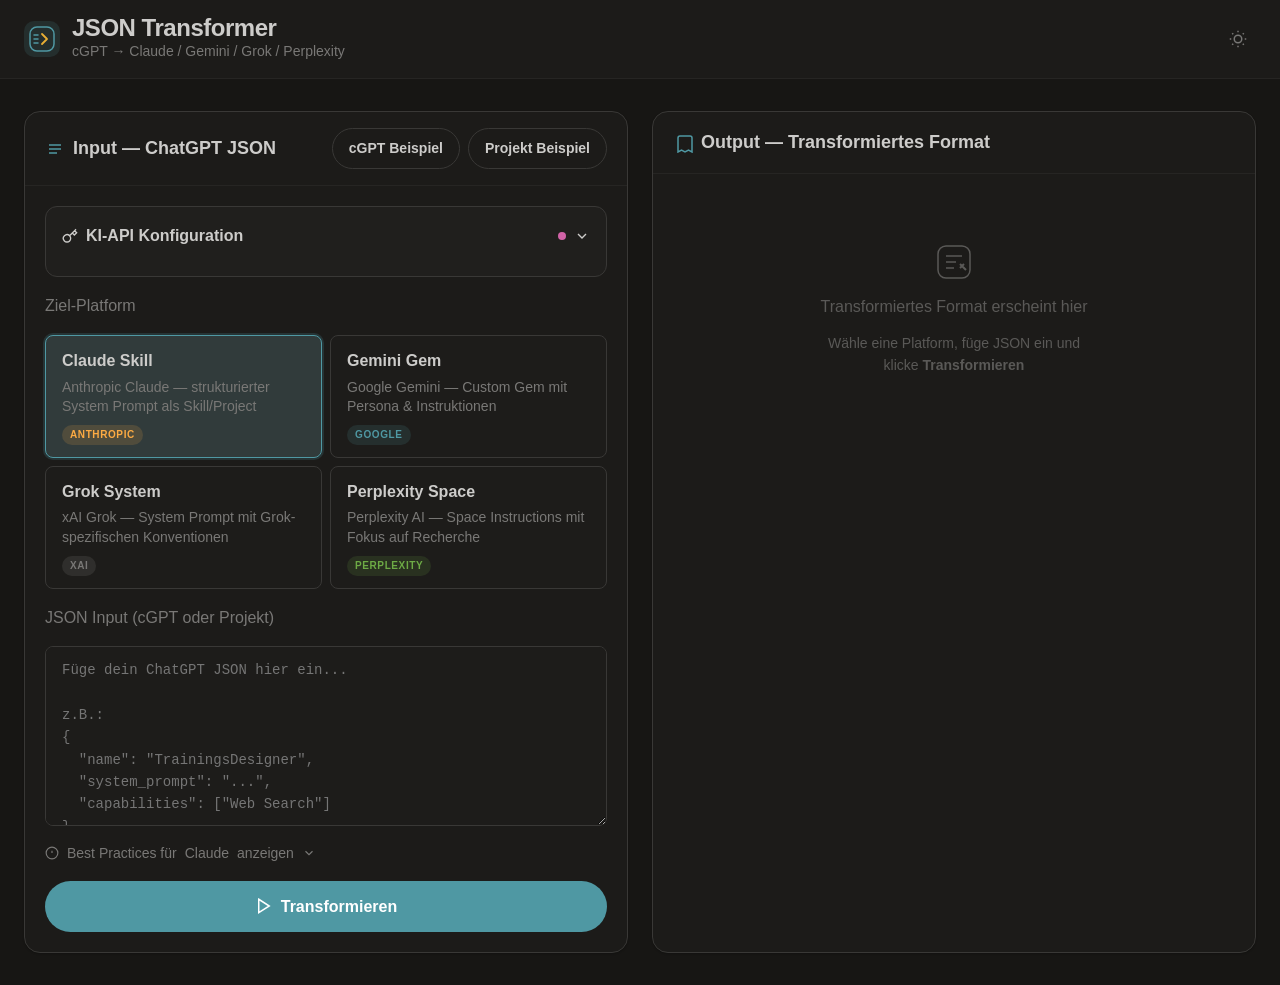
<file: backups/2026-04-04/json_transformer.html>
<!DOCTYPE html>
<html lang="de" data-theme="dark">
<head>
<meta charset="UTF-8"/>
<meta name="viewport" content="width=device-width,initial-scale=1.0"/>
<title>JSON Transformer — cGPT zu LLM Skills</title>
<link href="https://api.fontshare.com/v2/css?f[]=satoshi@400,500,700&f[]=cabinet-grotesk@700,800&display=swap" rel="stylesheet"/>
<style>
:root,[data-theme="light"]{
  --color-bg:#f7f6f2;--color-surface:#f9f8f5;--color-surface-2:#fbfbf9;
  --color-surface-offset:#f3f0ec;--color-surface-dynamic:#e6e4df;
  --color-divider:#dcd9d5;--color-border:#d4d1ca;
  --color-text:#28251d;--color-text-muted:#7a7974;--color-text-faint:#bab9b4;
  --color-primary:#01696f;--color-primary-hover:#0c4e54;
  --color-primary-highlight:#cedcd8;
  --color-success:#437a22;--color-error:#a12c7b;
  --color-orange:#da7101;--color-gold:#d19900;
  --radius-sm:.375rem;--radius-md:.5rem;--radius-lg:.75rem;--radius-xl:1rem;--radius-full:9999px;
  --shadow-sm:0 1px 2px oklch(0.2 0.01 80/.06);
  --shadow-md:0 4px 12px oklch(0.2 0.01 80/.08);
  --shadow-lg:0 12px 32px oklch(0.2 0.01 80/.12);
  --font-body:'Satoshi',sans-serif;--font-display:'Cabinet Grotesk',sans-serif;
  --space-1:.25rem;--space-2:.5rem;--space-3:.75rem;--space-4:1rem;
  --space-5:1.25rem;--space-6:1.5rem;--space-8:2rem;--space-10:2.5rem;
  --space-12:3rem;--space-16:4rem;
  --text-xs:clamp(.75rem,.7rem + .25vw,.875rem);
  --text-sm:clamp(.875rem,.8rem + .35vw,1rem);
  --text-base:clamp(1rem,.95rem + .25vw,1.125rem);
  --text-lg:clamp(1.125rem,1rem + .75vw,1.5rem);
  --text-xl:clamp(1.5rem,1.2rem + 1.25vw,2.25rem);
  --text-2xl:clamp(2rem,1.2rem + 2.5vw,3.5rem);
  --transition-interactive:180ms cubic-bezier(.16,1,.3,1);
}
[data-theme="dark"]{
  --color-bg:#171614;--color-surface:#1c1b19;--color-surface-2:#201f1d;
  --color-surface-offset:#1d1c1a;--color-surface-dynamic:#2d2c2a;
  --color-divider:#262523;--color-border:#393836;
  --color-text:#cdccca;--color-text-muted:#797876;--color-text-faint:#5a5957;
  --color-primary:#4f98a3;--color-primary-hover:#227f8b;
  --color-primary-highlight:#313b3b;
  --color-success:#6daa45;--color-error:#d163a7;
  --color-orange:#fdab43;--color-gold:#e8af34;
  --shadow-sm:0 1px 2px oklch(0 0 0/.2);
  --shadow-md:0 4px 12px oklch(0 0 0/.3);
  --shadow-lg:0 12px 32px oklch(0 0 0/.4);
}
*,*::before,*::after{box-sizing:border-box;margin:0;padding:0}
html{-webkit-font-smoothing:antialiased;scroll-behavior:smooth}
body{min-height:100dvh;font-family:var(--font-body);font-size:var(--text-base);color:var(--color-text);background:var(--color-bg);line-height:1.6}
img,svg{display:block;max-width:100%}
button{cursor:pointer;background:none;border:none;font:inherit;color:inherit;transition:color var(--transition-interactive),background var(--transition-interactive),border-color var(--transition-interactive),box-shadow var(--transition-interactive)}
:focus-visible{outline:2px solid var(--color-primary);outline-offset:3px;border-radius:var(--radius-sm)}

/* LAYOUT */
.app{display:grid;grid-template-rows:auto 1fr;min-height:100dvh}
header{background:var(--color-surface);border-bottom:1px solid var(--color-divider);padding:var(--space-4) var(--space-6);display:flex;align-items:center;justify-content:space-between;gap:var(--space-4);position:sticky;top:0;z-index:100}
.logo{display:flex;align-items:center;gap:var(--space-3);text-decoration:none;color:var(--color-text)}
.logo-mark{width:36px;height:36px;flex-shrink:0}
.logo-text{font-family:var(--font-display);font-size:var(--text-lg);font-weight:800;letter-spacing:-.02em;line-height:1}
.logo-sub{font-size:var(--text-xs);color:var(--color-text-muted);font-weight:400}
.header-actions{display:flex;align-items:center;gap:var(--space-3)}
.btn-icon{width:36px;height:36px;border-radius:var(--radius-full);display:flex;align-items:center;justify-content:center;color:var(--color-text-muted);transition:background var(--transition-interactive),color var(--transition-interactive)}
.btn-icon:hover{background:var(--color-surface-offset);color:var(--color-text)}
main{display:grid;grid-template-columns:1fr 1fr;gap:0;max-width:1400px;margin:0 auto;width:100%;padding:var(--space-8) var(--space-6);gap:var(--space-6)}
@media(max-width:900px){main{grid-template-columns:1fr}}

/* PANELS */
.panel{background:var(--color-surface);border:1px solid var(--color-border);border-radius:var(--radius-xl);overflow:hidden;display:flex;flex-direction:column;box-shadow:var(--shadow-sm)}
.panel-header{padding:var(--space-4) var(--space-5);border-bottom:1px solid var(--color-divider);display:flex;align-items:center;justify-content:space-between;gap:var(--space-3)}
.panel-title{font-family:var(--font-display);font-weight:700;font-size:var(--text-base);display:flex;align-items:center;gap:var(--space-2)}
.panel-icon{width:20px;height:20px;color:var(--color-primary)}
.panel-body{padding:var(--space-5);display:flex;flex-direction:column;gap:var(--space-4);flex:1}

/* FORM ELEMENTS */
label{font-size:var(--text-sm);font-weight:500;color:var(--color-text-muted);display:block;margin-bottom:var(--space-2)}
textarea,input,select{width:100%;background:var(--color-surface-offset);border:1px solid var(--color-border);border-radius:var(--radius-md);padding:var(--space-3) var(--space-4);font:inherit;font-size:var(--text-sm);color:var(--color-text);resize:vertical;transition:border-color var(--transition-interactive),box-shadow var(--transition-interactive)}
textarea:focus,input:focus,select:focus{outline:none;border-color:var(--color-primary);box-shadow:0 0 0 3px oklch(from var(--color-primary) l c h/.15)}
textarea{min-height:180px;font-family:'Courier New',monospace;font-size:var(--text-xs);line-height:1.6}
select option{background:var(--color-surface)}

/* PLATFORM SELECTOR */
.platform-grid{display:grid;grid-template-columns:repeat(2,1fr);gap:var(--space-2)}
.platform-btn{padding:var(--space-3) var(--space-4);border:1px solid var(--color-border);border-radius:var(--radius-md);background:var(--color-surface-offset);text-align:left;cursor:pointer;transition:all var(--transition-interactive);display:flex;flex-direction:column;gap:var(--space-1)}
.platform-btn:hover{border-color:var(--color-primary);background:var(--color-primary-highlight)}
.platform-btn.active{border-color:var(--color-primary);background:var(--color-primary-highlight);box-shadow:0 0 0 2px oklch(from var(--color-primary) l c h/.2)}
.platform-name{font-weight:600;font-size:var(--text-sm)}
.platform-desc{font-size:var(--text-xs);color:var(--color-text-muted);line-height:1.4}
.platform-badge{display:inline-flex;align-items:center;gap:4px;padding:2px 8px;border-radius:var(--radius-full);font-size:10px;font-weight:600;text-transform:uppercase;letter-spacing:.06em;margin-top:var(--space-1);width:fit-content}
.badge-claude{background:oklch(from var(--color-orange) l c h/.15);color:var(--color-orange)}
.badge-gemini{background:oklch(from var(--color-primary) l c h/.15);color:var(--color-primary)}
.badge-grok{background:oklch(from var(--color-text-muted) l c h/.2);color:var(--color-text-muted)}
.badge-perplexity{background:oklch(from var(--color-success) l c h/.15);color:var(--color-success)}

/* BUTTONS */
.btn{display:inline-flex;align-items:center;justify-content:center;gap:var(--space-2);padding:var(--space-3) var(--space-5);border-radius:var(--radius-full);font-weight:600;font-size:var(--text-sm);text-decoration:none;transition:all var(--transition-interactive);border:1px solid transparent;min-height:40px}
.btn-primary{background:var(--color-primary);color:#fff}
.btn-primary:hover:not(:disabled){background:var(--color-primary-hover);transform:translateY(-1px);box-shadow:var(--shadow-md)}
.btn-primary:disabled{opacity:.5;cursor:not-allowed}
.btn-secondary{background:transparent;border-color:var(--color-border);color:var(--color-text)}
.btn-secondary:hover{background:var(--color-surface-offset);border-color:var(--color-text-muted)}
.btn-ghost{background:transparent;color:var(--color-text-muted);padding:var(--space-2) var(--space-3)}
.btn-ghost:hover{color:var(--color-text);background:var(--color-surface-offset)}
.btn-sm{padding:var(--space-2) var(--space-4);font-size:var(--text-xs);min-height:32px}
.btn-danger{background:oklch(from var(--color-error) l c h/.12);color:var(--color-error);border:1px solid oklch(from var(--color-error) l c h/.2)}
.btn-danger:hover{background:oklch(from var(--color-error) l c h/.2)}

/* OUTPUT PANEL */
.output-area{background:var(--color-surface-offset);border:1px solid var(--color-border);border-radius:var(--radius-md);padding:var(--space-4);font-family:'Courier New',monospace;font-size:var(--text-xs);line-height:1.7;white-space:pre-wrap;word-break:break-word;color:var(--color-text);flex:1;min-height:300px;overflow-y:auto;max-height:500px}
.output-empty{color:var(--color-text-faint);font-family:var(--font-body);font-size:var(--text-sm);text-align:center;padding:var(--space-12) var(--space-8);display:flex;flex-direction:column;align-items:center;gap:var(--space-3)}
.output-empty svg{width:40px;height:40px;color:var(--color-text-faint)}

/* STATUS */
.status-bar{display:flex;align-items:center;gap:var(--space-2);padding:var(--space-3) var(--space-4);border-radius:var(--radius-md);font-size:var(--text-sm);font-weight:500}
.status-loading{background:oklch(from var(--color-gold) l c h/.1);color:var(--color-gold)}
.status-success{background:oklch(from var(--color-success) l c h/.1);color:var(--color-success)}
.status-error{background:oklch(from var(--color-error) l c h/.1);color:var(--color-error)}
@keyframes spin{to{transform:rotate(360deg)}}
.spinner{width:16px;height:16px;border:2px solid currentColor;border-top-color:transparent;border-radius:var(--radius-full);animation:spin .7s linear infinite;flex-shrink:0}

/* API KEY SECTION */
.api-key-section{background:var(--color-surface-2);border:1px solid var(--color-border);border-radius:var(--radius-lg);padding:var(--space-4)}
.api-key-header{display:flex;align-items:center;justify-content:space-between;margin-bottom:var(--space-3);cursor:pointer}
.api-key-title{font-size:var(--text-sm);font-weight:600;display:flex;align-items:center;gap:var(--space-2)}
.api-key-indicator{width:8px;height:8px;border-radius:var(--radius-full);background:var(--color-error)}
.api-key-indicator.set{background:var(--color-success)}
.api-key-body{display:flex;flex-direction:column;gap:var(--space-3)}
.api-provider-tabs{display:flex;gap:var(--space-2)}
.tab-btn{padding:var(--space-2) var(--space-3);border-radius:var(--radius-md);font-size:var(--text-xs);font-weight:600;border:1px solid var(--color-border);background:transparent;color:var(--color-text-muted);cursor:pointer;transition:all var(--transition-interactive)}
.tab-btn.active{background:var(--color-primary-highlight);border-color:var(--color-primary);color:var(--color-primary)}
.tab-btn:hover:not(.active){background:var(--color-surface-offset)}
.input-row{display:flex;gap:var(--space-2)}
.input-row input{flex:1}
.hint{font-size:var(--text-xs);color:var(--color-text-faint);line-height:1.5}
.hint a{color:var(--color-primary);text-decoration:none}
.hint a:hover{text-decoration:underline}

/* BEST PRACTICES */
.practices-toggle{font-size:var(--text-xs);color:var(--color-text-muted);display:flex;align-items:center;gap:var(--space-2);cursor:pointer;background:none;border:none;padding:0}
.practices-toggle:hover{color:var(--color-text)}
.practices-body{display:none;margin-top:var(--space-3);padding:var(--space-4);background:var(--color-surface-offset);border-radius:var(--radius-md);border:1px solid var(--color-divider)}
.practices-body.open{display:block}
.practice-item{display:flex;gap:var(--space-3);padding:var(--space-3) 0;border-bottom:1px solid var(--color-divider)}
.practice-item:last-child{border-bottom:none;padding-bottom:0}
.practice-icon{width:20px;height:20px;flex-shrink:0;margin-top:2px;color:var(--color-primary)}
.practice-content h4{font-size:var(--text-sm);font-weight:600;margin-bottom:2px}
.practice-content p{font-size:var(--text-xs);color:var(--color-text-muted);line-height:1.5}

/* OUTPUT ACTIONS */
.output-actions{display:flex;gap:var(--space-2);flex-wrap:wrap}

/* SECTIONS */
.section-divider{height:1px;background:var(--color-divider);margin:var(--space-2) 0}
.field-group{display:flex;flex-direction:column;gap:var(--space-2)}

/* TOAST */
.toast-container{position:fixed;bottom:var(--space-6);right:var(--space-6);z-index:1000;display:flex;flex-direction:column;gap:var(--space-2);pointer-events:none}
.toast{padding:var(--space-3) var(--space-4);background:var(--color-surface-2);border:1px solid var(--color-border);border-radius:var(--radius-md);box-shadow:var(--shadow-lg);font-size:var(--text-sm);font-weight:500;pointer-events:all;animation:slideIn .3s ease forwards;display:flex;align-items:center;gap:var(--space-2)}
@keyframes slideIn{from{opacity:0;transform:translateX(20px)}to{opacity:1;transform:translateX(0)}}
.toast.success{border-color:oklch(from var(--color-success) l c h/.3);color:var(--color-success)}
.toast.error{border-color:oklch(from var(--color-error) l c h/.3);color:var(--color-error)}

/* SCROLLBAR */
::-webkit-scrollbar{width:6px;height:6px}
::-webkit-scrollbar-track{background:transparent}
::-webkit-scrollbar-thumb{background:var(--color-border);border-radius:var(--radius-full)}
</style>
</head>
<body>
<div class="app">
  <header>
    <a class="logo" href="#">
      <svg class="logo-mark" viewBox="0 0 36 36" fill="none" aria-label="JSON Transformer Logo">
        <rect width="36" height="36" rx="10" fill="var(--color-primary)" opacity=".15"/>
        <rect x="6" y="6" width="24" height="24" rx="7" stroke="var(--color-primary)" stroke-width="1.5" fill="none"/>
        <path d="M10 14h4M10 18h4M10 22h4" stroke="var(--color-primary)" stroke-width="1.5" stroke-linecap="round"/>
        <path d="M18 13l5 5-5 5" stroke="var(--color-gold)" stroke-width="1.8" stroke-linecap="round" stroke-linejoin="round" fill="none"/>
      </svg>
      <div>
        <div class="logo-text">JSON Transformer</div>
        <div class="logo-sub">cGPT → Claude / Gemini / Grok / Perplexity</div>
      </div>
    </a>
    <div class="header-actions">
      <button class="btn-icon" data-theme-toggle aria-label="Farbschema wechseln">
        <svg width="18" height="18" viewBox="0 0 24 24" fill="none" stroke="currentColor" stroke-width="2"><path d="M21 12.79A9 9 0 1 1 11.21 3 7 7 0 0 0 21 12.79z"/></svg>
      </button>
    </div>
  </header>

  <main>
    <!-- INPUT PANEL -->
    <div class="panel">
      <div class="panel-header">
        <div class="panel-title">
          <svg class="panel-icon" viewBox="0 0 20 20" fill="none" stroke="currentColor" stroke-width="1.5"><path d="M4 6h12M4 10h12M4 14h8"/></svg>
          Input — ChatGPT JSON
        </div>
        <div style="display:flex;gap:var(--space-2)">
          <button class="btn btn-secondary btn-sm" onclick="loadSample('cgpt')">cGPT Beispiel</button>
          <button class="btn btn-secondary btn-sm" onclick="loadSample('project')">Projekt Beispiel</button>
        </div>
      </div>
      <div class="panel-body">

        <!-- API KEY -->
        <div class="api-key-section">
          <div class="api-key-header" onclick="toggleApiKey()">
            <div class="api-key-title">
              <svg width="16" height="16" viewBox="0 0 24 24" fill="none" stroke="currentColor" stroke-width="2"><path d="M21 2l-2 2m-7.61 7.61a5.5 5.5 0 1 1-7.778 7.778 5.5 5.5 0 0 1 7.777-7.777zm0 0L15.5 7.5m0 0l3 3L22 7l-3-3m-3.5 3.5L19 4"/></svg>
              KI-API Konfiguration
            </div>
            <div style="display:flex;align-items:center;gap:var(--space-2)">
              <div id="apiIndicator" class="api-key-indicator"></div>
              <svg id="apiToggleIcon" width="16" height="16" viewBox="0 0 24 24" fill="none" stroke="currentColor" stroke-width="2" style="transition:transform .2s"><path d="m6 9 6 6 6-6"/></svg>
            </div>
          </div>
          <div id="apiKeyBody" class="api-key-body" style="display:none">
            <div class="api-provider-tabs">
              <button class="tab-btn active" onclick="setProvider('openai',this)">OpenAI</button>
              <button class="tab-btn" onclick="setProvider('anthropic',this)">Anthropic</button>
            </div>
            <div class="input-row">
              <input type="password" id="apiKeyInput" placeholder="sk-..." autocomplete="off"/>
              <button class="btn btn-primary btn-sm" onclick="saveApiKey()">Speichern</button>
              <button class="btn btn-danger btn-sm" onclick="clearApiKey()">×</button>
            </div>
            <p class="hint" id="apiHint">
              OpenAI API Key — <a href="https://platform.openai.com/api-keys" target="_blank">platform.openai.com/api-keys</a><br>
              Der Key bleibt nur im Browser (Memory) — wird nie gespeichert oder übertragen.
            </p>
          </div>
        </div>

        <!-- TARGET PLATFORM -->
        <div class="field-group">
          <label>Ziel-Platform</label>
          <div class="platform-grid">
            <button class="platform-btn active" onclick="selectPlatform('claude',this)">
              <div class="platform-name">Claude Skill</div>
              <div class="platform-desc">Anthropic Claude — strukturierter System Prompt als Skill/Project</div>
              <div class="platform-badge badge-claude">Anthropic</div>
            </button>
            <button class="platform-btn" onclick="selectPlatform('gemini',this)">
              <div class="platform-name">Gemini Gem</div>
              <div class="platform-desc">Google Gemini — Custom Gem mit Persona & Instruktionen</div>
              <div class="platform-badge badge-gemini">Google</div>
            </button>
            <button class="platform-btn" onclick="selectPlatform('grok',this)">
              <div class="platform-name">Grok System</div>
              <div class="platform-desc">xAI Grok — System Prompt mit Grok-spezifischen Konventionen</div>
              <div class="platform-badge badge-grok">xAI</div>
            </button>
            <button class="platform-btn" onclick="selectPlatform('perplexity',this)">
              <div class="platform-name">Perplexity Space</div>
              <div class="platform-desc">Perplexity AI — Space Instructions mit Fokus auf Recherche</div>
              <div class="platform-badge badge-perplexity">Perplexity</div>
            </button>
          </div>
        </div>

        <!-- JSON INPUT -->
        <div class="field-group">
          <label>JSON Input (cGPT oder Projekt)</label>
          <textarea id="jsonInput" placeholder='Füge dein ChatGPT JSON hier ein...&#10;&#10;z.B.:&#10;{&#10;  "name": "TrainingsDesigner",&#10;  "system_prompt": "...",&#10;  "capabilities": ["Web Search"]&#10;}'></textarea>
        </div>

        <!-- BEST PRACTICES TOGGLE -->
        <div>
          <button class="practices-toggle" onclick="togglePractices()" id="practicesBtn">
            <svg width="14" height="14" viewBox="0 0 24 24" fill="none" stroke="currentColor" stroke-width="2"><circle cx="12" cy="12" r="10"/><path d="M12 8v4M12 16h.01"/></svg>
            Best Practices für <span id="currentPlatformLabel">Claude</span> anzeigen
            <svg id="practicesIcon" width="14" height="14" viewBox="0 0 24 24" fill="none" stroke="currentColor" stroke-width="2" style="transition:transform .2s"><path d="m6 9 6 6 6-6"/></svg>
          </button>
          <div id="practicesBody" class="practices-body">
            <!-- dynamisch befüllt -->
          </div>
        </div>

        <button class="btn btn-primary" id="transformBtn" onclick="transform()">
          <svg width="18" height="18" viewBox="0 0 24 24" fill="none" stroke="currentColor" stroke-width="2"><path d="M5 3l14 9-14 9V3z"/></svg>
          Transformieren
        </button>

      </div>
    </div>

    <!-- OUTPUT PANEL -->
    <div class="panel">
      <div class="panel-header">
        <div class="panel-title">
          <svg class="panel-icon" viewBox="0 0 20 20" fill="none" stroke="currentColor" stroke-width="1.5"><path d="M17 3H7a2 2 0 0 0-2 2v14l3.5-2 3.5 2 3.5-2 3.5 2V5a2 2 0 0 0-2-2z"/></svg>
          Output — Transformiertes Format
        </div>
        <div id="outputPlatformBadge" style="display:none"></div>
      </div>
      <div class="panel-body">

        <div id="statusBar" style="display:none"></div>

        <div id="outputContainer">
          <div class="output-empty" id="emptyState">
            <svg viewBox="0 0 40 40" fill="none" stroke="currentColor" stroke-width="1.5">
              <rect x="4" y="4" width="32" height="32" rx="8"/>
              <path d="M12 14h16M12 20h10M12 26h8"/>
              <path d="M26 22l6 6M30 22l-4 4" stroke-width="2"/>
            </svg>
            <div>Transformiertes Format erscheint hier</div>
            <div style="font-size:var(--text-xs);color:var(--color-text-faint);max-width:280px;text-align:center">Wähle eine Platform, füge JSON ein und klicke <strong>Transformieren</strong></div>
          </div>
          <pre class="output-area" id="outputArea" style="display:none"></pre>
        </div>

        <div class="output-actions" id="outputActions" style="display:none">
          <button class="btn btn-primary btn-sm" onclick="copyOutput()">
            <svg width="14" height="14" viewBox="0 0 24 24" fill="none" stroke="currentColor" stroke-width="2"><rect x="9" y="9" width="13" height="13" rx="2"/><path d="M5 15H4a2 2 0 0 1-2-2V4a2 2 0 0 1 2-2h9a2 2 0 0 1 2 2v1"/></svg>
            Kopieren
          </button>
          <button class="btn btn-secondary btn-sm" onclick="downloadOutput()">
            <svg width="14" height="14" viewBox="0 0 24 24" fill="none" stroke="currentColor" stroke-width="2"><path d="M21 15v4a2 2 0 0 1-2 2H5a2 2 0 0 1-2-2v-4M7 10l5 5 5-5M12 15V3"/></svg>
            Download
          </button>
          <button class="btn btn-ghost btn-sm" onclick="clearAll()">
            Zurücksetzen
          </button>
        </div>

        <!-- PLATTFORM INFO -->
        <div id="platformInfo" style="margin-top:auto"></div>

      </div>
    </div>
  </main>
</div>

<!-- TOAST -->
<div class="toast-container" id="toastContainer"></div>

<script>
// STATE
let state = {
  platform: 'claude',
  apiKey: null,
  apiProvider: 'openai',
  output: null
};

// BEST PRACTICES per platform
const bestPractices = {
  claude: [
    { title: 'Klare Rollendefiniton', desc: 'Claude Skills beginnen mit einer expliziten Rollenbeschreibung: "Du bist ein spezialisierter Assistent für..."' },
    { title: 'XML-Tags für Struktur', desc: 'Nutze <instructions>, <context>, <examples> als Strukturierungselemente im System Prompt.' },
    { title: 'Konstitutionelle Grenzen', desc: 'Definiere explizit, was der Skill NICHT tut. Claude folgt negativen Grenzen sehr präzise.' },
    { title: 'Reasoning aktivieren', desc: 'Füge "Denke Schritt für Schritt" oder "Analysiere erst, dann antworte" für komplexe Aufgaben ein.' },
    { title: 'Keine Plugin-Referenzen', desc: 'ChatGPT-spezifische Funktionen (Dalle, Browsing-Buttons) müssen entfernt oder abstrahiert werden.' },
  ],
  gemini: [
    { title: 'Persona & Name', desc: 'Gemini Gems erwarten eine klar benannte Persona mit definierten Charaktereigenschaften.' },
    { title: 'Google-Integration', desc: 'Nutze explizit Google-Tools: Google Search, Google Workspace-Referenzen wenn relevant.' },
    { title: 'Multimodal beschreiben', desc: 'Gemini versteht Bilder, Audio, Video — erwähne explizit welche Modalitäten der Gem nutzen soll.' },
    { title: 'Markdown strukturiert', desc: 'Gemini rendert Markdown gut — nutze Überschriften, Listen und Bold für strukturierte Outputs.' },
    { title: 'Sprachkonsistenz', desc: 'Definiere die Ausgabesprache explizit, da Gemini bei gemischten Prompts die Sprache wechseln kann.' },
  ],
  grok: [
    { title: 'Direkter, klarer Stil', desc: 'Grok bevorzugt direkte, prägnante Instruktionen ohne übermäßige Höflichkeitsfloskeln.' },
    { title: 'Realtime-Wissen nutzen', desc: 'Grok hat Zugriff auf aktuelle X/Twitter-Daten — nutze dies für zeitkritische Anwendungen.' },
    { title: 'Humor-Param optional', desc: 'Grok unterstützt einen humorvollen Modus — definiere ob der Skill ernst oder locker sein soll.' },
    { title: 'Keine langen Preambles', desc: 'Grok reagiert besser auf kurze, klare Instruktionen als auf lange, verschachtelte Prompts.' },
    { title: 'X-Kontext', desc: 'Wenn relevant: definiere ob der Skill X-Posts, Threads oder Community-Notes einbeziehen soll.' },
  ],
  perplexity: [
    { title: 'Recherche-Fokus', desc: 'Perplexity Spaces sind Research-optimiert — stelle Instruktionen auf Quellensuche und Fakten-Verifikation aus.' },
    { title: 'Quellen-Anforderungen', desc: 'Definiere explizit: "Zitiere immer Quellen", "Bevorzuge wissenschaftliche Quellen", "Aktuelle Quellen bevorzugen".' },
    { title: 'Zusammenfassungsformat', desc: 'Perplexity strukturiert gerne: Kurzzusammenfassung → Details → Quellen. Nutze dieses Format.' },
    { title: 'Keine Halluzinations-Prompts', desc: 'Vermeide Prompts die Kreativität über Faktentreue stellen — Perplexity ist kein Kreativ-LLM.' },
    { title: 'Focus Mode', desc: 'Definiere den Suchfokus: Web, Academic, YouTube, Reddit je nach Anwendungsfall.' },
  ]
};

const platformLabels = { claude: 'Claude', gemini: 'Gemini', grok: 'Grok', perplexity: 'Perplexity' };
const platformColors = { claude: 'badge-claude', gemini: 'badge-gemini', grok: 'badge-grok', perplexity: 'badge-perplexity' };

// THEME TOGGLE
(function(){
  const t=document.querySelector('[data-theme-toggle]');
  const r=document.documentElement;
  let d=r.getAttribute('data-theme')||'dark';
  updateToggleIcon(d,t);
  if(t) t.addEventListener('click',()=>{
    d=d==='dark'?'light':'dark';
    r.setAttribute('data-theme',d);
    updateToggleIcon(d,t);
  });
  function updateToggleIcon(theme,btn){
    if(!btn) return;
    btn.innerHTML=theme==='dark'
      ?'<svg width="18" height="18" viewBox="0 0 24 24" fill="none" stroke="currentColor" stroke-width="2"><circle cx="12" cy="12" r="5"/><path d="M12 1v2M12 21v2M4.22 4.22l1.42 1.42M18.36 18.36l1.42 1.42M1 12h2M21 12h2M4.22 19.78l1.42-1.42M18.36 5.64l1.42-1.42"/></svg>'
      :'<svg width="18" height="18" viewBox="0 0 24 24" fill="none" stroke="currentColor" stroke-width="2"><path d="M21 12.79A9 9 0 1 1 11.21 3 7 7 0 0 0 21 12.79z"/></svg>';
  }
})();

// PLATFORM SELECT
function selectPlatform(p, btn) {
  state.platform = p;
  document.querySelectorAll('.platform-btn').forEach(b => b.classList.remove('active'));
  btn.classList.add('active');
  document.getElementById('currentPlatformLabel').textContent = platformLabels[p];
  updatePractices();
}

// API KEY
function toggleApiKey() {
  const body = document.getElementById('apiKeyBody');
  const icon = document.getElementById('apiToggleIcon');
  const open = body.style.display !== 'none';
  body.style.display = open ? 'none' : 'flex';
  icon.style.transform = open ? '' : 'rotate(180deg)';
}

function setProvider(p, btn) {
  state.apiProvider = p;
  document.querySelectorAll('.tab-btn').forEach(b => b.classList.remove('active'));
  btn.classList.add('active');
  const hints = {
    openai: 'OpenAI API Key — <a href="https://platform.openai.com/api-keys" target="_blank">platform.openai.com/api-keys</a><br>Modell: gpt-4o. Der Key bleibt nur im Browser-Memory.',
    anthropic: 'Anthropic API Key — <a href="https://console.anthropic.com/keys" target="_blank">console.anthropic.com/keys</a><br>Modell: claude-3-5-sonnet. Der Key bleibt nur im Browser-Memory.'
  };
  document.getElementById('apiHint').innerHTML = hints[p];
  document.getElementById('apiKeyInput').placeholder = p === 'openai' ? 'sk-...' : 'sk-ant-...';
}

function saveApiKey() {
  const val = document.getElementById('apiKeyInput').value.trim();
  if (!val) { showToast('Kein API Key eingegeben', 'error'); return; }
  state.apiKey = val;
  document.getElementById('apiIndicator').classList.add('set');
  document.getElementById('apiKeyInput').value = '';
  showToast('API Key gespeichert (nur im Speicher)', 'success');
  toggleApiKey();
}

function clearApiKey() {
  state.apiKey = null;
  document.getElementById('apiKeyInput').value = '';
  document.getElementById('apiIndicator').classList.remove('set');
  showToast('API Key gelöscht', 'success');
}

// BEST PRACTICES
function togglePractices() {
  const body = document.getElementById('practicesBody');
  const icon = document.getElementById('practicesIcon');
  const open = body.classList.contains('open');
  body.classList.toggle('open', !open);
  icon.style.transform = open ? '' : 'rotate(180deg)';
  if (!open) updatePractices();
}

function updatePractices() {
  const practices = bestPractices[state.platform] || [];
  const body = document.getElementById('practicesBody');
  body.innerHTML = practices.map(p => `
    <div class="practice-item">
      <svg class="practice-icon" viewBox="0 0 20 20" fill="none" stroke="currentColor" stroke-width="1.5"><path d="M9 11l3 3L22 4"/><path d="M21 12v7a2 2 0 0 1-2 2H5a2 2 0 0 1-2-2V5a2 2 0 0 1 2-2h11"/></svg>
      <div class="practice-content"><h4>${p.title}</h4><p>${p.desc}</p></div>
    </div>
  `).join('');
}

// SAMPLE DATA
function loadSample(type) {
  const samples = {
    cgpt: JSON.stringify({
      "name": "TrainingsDesigner",
      "url": "https://chatgpt.com/g/g-0xl2V1Yve-trainingsdesigner",
      "id": "g-0xl2V1Yve",
      "description": "Creates customized training concepts based on user input.",
      "system_prompt": "This GPT assists users in creating customized training concepts based on their input. It begins by offering the user a choice of language: German or English, with the prompt 'Choose Language / Sprache wählen.' After selecting the language, all further communication takes place in the chosen language. Next, it asks what type of training concept the user is looking for by presenting the following options: [1] a remote workshop, [2] an onsite workshop, [3] remote training, [4] onsite training, or [5] the user's own suggestion.",
      "conversation_starters": ["Was für ein Trainingskonzept benötigst du?", "Möchtest du Dokumente hochladen?"],
      "capabilities": ["Web Search"],
      "actions": ["Thinking"]
    }, null, 2),
    project: JSON.stringify({
      "id": "g-p-project123",
      "name": "KI Governance Projekt",
      "instructions": "Dieses Projekt unterstützt bei der Entwicklung von KI-Governance-Frameworks. Fokus auf EU AI Act, DSGVO, ISO 42001 und NIS2.",
      "files": ["governance_framework.pdf", "eu_ai_act_summary.pdf"],
      "conversations": [
        { "title": "AI Policy Review", "messages": [
          { "role": "user", "text": "Analysiere unsere aktuelle KI-Policy" },
          { "role": "assistant", "text": "Ich analysiere die Policy auf EU AI Act Konformität..." }
        ]}
      ]
    }, null, 2)
  };
  document.getElementById('jsonInput').value = samples[type];
  showToast(`${type === 'cgpt' ? 'cGPT' : 'Projekt'} Beispiel geladen`, 'success');
}

// SYSTEM PROMPTS für Transformation
function buildTransformPrompt(parsedJSON, platform) {
  const platformGuides = {
    claude: `Du bist ein Experte für Claude AI Skills und System Prompts. 
Transformiere das folgende ChatGPT Custom GPT JSON in einen optimierten Claude Skill System Prompt.

CLAUDE SKILL ANFORDERUNGEN:
- Beginne mit einer klaren Rollendefinition in XML: <role>...</role>
- Nutze <instructions> für Hauptanweisungen
- Nutze <constraints> für Einschränkungen/Was der Skill NICHT tut
- Nutze <conversation_style> für Kommunikationsstil
- Nutze <examples> wenn Starter-Prompts vorhanden sind
- Entferne alle ChatGPT-spezifischen Referenzen (Plugins, DALL-E, ChatGPT-URLs)
- Aktiviere Reasoning wo sinnvoll ("Denke Schritt für Schritt")
- Behalte Mehrsprachigkeit wenn im Original definiert
- Gib NUR den fertigen System Prompt zurück, kein JSON`,

    gemini: `Du bist ein Experte für Google Gemini Gems.
Transformiere das folgende ChatGPT Custom GPT JSON in Gemini Gem Instruktionen.

GEMINI GEM ANFORDERUNGEN:
- Beginne mit: "# [Name] — Gemini Gem"
- Definiere eine klare Persona mit Namen und Charaktereigenschaften
- Sektion "## Hauptaufgabe" mit klaren Instruktionen
- Sektion "## Kommunikationsstil" 
- Sektion "## Einschränkungen"
- Nutze Google-native Konzepte (Google Search, Google Workspace) wenn sinnvoll
- Beschreibe multimodale Fähigkeiten explizit wenn relevant
- Markdown-strukturiert für optimales Rendering
- Gib NUR die fertigen Gem-Instruktionen zurück`,

    grok: `Du bist ein Experte für xAI Grok System Prompts.
Transformiere das folgende ChatGPT Custom GPT JSON in einen Grok System Prompt.

GROK ANFORDERUNGEN:
- Direkter, prägnanter Stil ohne Floskeln
- Beginne mit: "You are [Name], a specialized AI assistant."
- Kurze, klare Instruktionsblöcke
- Definiere explizit: Ton (ernst/humorvoll), Umfang, Grenzen
- Optional: Hinweis auf Realtime X/Twitter-Daten wenn relevant
- Keine langen verschachtelten Strukturen
- Englisch bevorzugt, außer Original ist klar deutsch
- Gib NUR den fertigen System Prompt zurück`,

    perplexity: `Du bist ein Experte für Perplexity AI Space Instructions.
Transformiere das folgende ChatGPT Custom GPT JSON in Perplexity Space Instructions.

PERPLEXITY ANFORDERUNGEN:
- Beginne mit klarer Beschreibung: was dieser Space recherchiert
- Definiere Quellen-Anforderungen explizit (Web/Academic/YouTube/Reddit)
- Sektion "Recherche-Fokus" mit Kernthemen
- Sektion "Ausgabeformat": Kurzzusammenfassung → Details → Quellen
- Definiere Sprache und Fachtiefe
- Betone Faktentreue über Kreativität
- Kein Fokus auf Konversation, sondern auf Informationsabruf
- Gib NUR die fertigen Space Instructions zurück`
  };

  return `${platformGuides[platform]}

ORIGINAL ChatGPT JSON:
${JSON.stringify(parsedJSON, null, 2)}

Erstelle jetzt den optimierten ${platformLabels[platform]} Output:`;
}

// TRANSFORM (mit KI)
async function transformWithAI(parsedJSON) {
  const prompt = buildTransformPrompt(parsedJSON, state.platform);

  if (state.apiProvider === 'openai') {
    const resp = await fetch('https://api.openai.com/v1/chat/completions', {
      method: 'POST',
      headers: { 'Content-Type': 'application/json', 'Authorization': `Bearer ${state.apiKey}` },
      body: JSON.stringify({
        model: 'gpt-4o',
        messages: [
          { role: 'system', content: 'Du bist ein Experte für LLM Prompt Engineering und AI Platform Migration.' },
          { role: 'user', content: prompt }
        ],
        temperature: 0.3,
        max_tokens: 2000
      })
    });
    if (!resp.ok) {
      const err = await resp.json();
      throw new Error(err.error?.message || `API Fehler: ${resp.status}`);
    }
    const data = await resp.json();
    return data.choices[0].message.content;

  } else {
    // Anthropic
    const resp = await fetch('https://api.anthropic.com/v1/messages', {
      method: 'POST',
      headers: {
        'Content-Type': 'application/json',
        'x-api-key': state.apiKey,
        'anthropic-version': '2023-06-01'
      },
      body: JSON.stringify({
        model: 'claude-3-5-sonnet-20241022',
        max_tokens: 2000,
        messages: [{ role: 'user', content: prompt }]
      })
    });
    if (!resp.ok) {
      const err = await resp.json();
      throw new Error(err.error?.message || `API Fehler: ${resp.status}`);
    }
    const data = await resp.json();
    return data.content[0].text;
  }
}

// TRANSFORM (ohne KI — regelbasiert)
function transformRuleBased(parsed) {
  const name = parsed.name || parsed.id || 'Unnamed';
  const desc = parsed.description || '';
  const systemPrompt = parsed.system_prompt || parsed.instructions || '';
  const starters = parsed.conversation_starters || [];
  const caps = parsed.capabilities || [];

  switch(state.platform) {
    case 'claude':
      return `<role>
Du bist ${name}, ein spezialisierter KI-Assistent.${desc ? '\n' + desc : ''}
</role>

<instructions>
${systemPrompt || 'Keine spezifischen Instruktionen definiert.'}
</instructions>

<constraints>
- Bleibe immer im definierten Aufgabenbereich
- Verweise bei Bedarf auf verfügbare Optionen
${caps.includes('Web Search') ? '- Nutze Web-Suche für aktuelle Informationen' : ''}
</constraints>

<conversation_style>
- Strukturiert und klar
- Frage bei Unklarheiten nach
${starters.length ? `\n<examples>\nBeispiel-Einstiege:\n${starters.slice(0,3).map(s => `- ${s}`).join('\n')}\n</examples>` : ''}
</conversation_style>`;

    case 'gemini':
      return `# ${name} — Gemini Gem

## Persona
Du bist **${name}**${desc ? ': ' + desc : ''}.

## Hauptaufgabe
${systemPrompt || 'Definiere hier die Hauptaufgabe.'}

## Kommunikationsstil
- Klar und strukturiert
- Nutze Markdown für Überschriften und Listen
- Stelle Rückfragen wenn Kontext fehlt

## Einschränkungen
- Bleibe im definierten Themenbereich
${caps.includes('Web Search') ? '- Nutze Google Search für aktuelle Informationen\n' : ''}
${starters.length ? `\n## Beispiel-Eingaben\n${starters.slice(0,3).map(s => `- "${s}"`).join('\n')}` : ''}`;

    case 'grok':
      return `You are ${name}, a specialized AI assistant.${desc ? ' ' + desc : ''}

## Core Instructions
${systemPrompt || 'Define core behavior here.'}

## Behavior Rules
- Be direct and concise
- No unnecessary preambles
${caps.includes('Web Search') ? '- Use real-time data when relevant\n' : ''}
- Stay within defined scope

## Tone
Professional, clear, efficient.`;

    case 'perplexity':
      return `# ${name} — Perplexity Space

## Recherche-Fokus
${desc || name}

## Hauptaufgabe
${systemPrompt || 'Recherchiere und beantworte Fragen zu diesem Themenbereich.'}

## Ausgabeformat
1. **Kurzzusammenfassung** (2-3 Sätze)
2. **Details** mit Quellenbelegen
3. **Quellen** (mindestens 2-3 verifizierte Quellen)

## Quellen-Anforderungen
- Bevorzuge aktuelle Quellen (< 2 Jahre)
- Wissenschaftliche Quellen bevorzugen wo verfügbar
- Immer Quellen zitieren

## Einschränkungen
- Nur faktisch belegte Informationen
- Bei Unsicherheit: klar kommunizieren`;
  }
}

// MAIN TRANSFORM
async function transform() {
  const jsonText = document.getElementById('jsonInput').value.trim();
  if (!jsonText) { showToast('Kein JSON eingefügt', 'error'); return; }

  let parsed;
  try {
    parsed = JSON.parse(jsonText);
  } catch(e) {
    showStatus('error', 'Ungültiges JSON: ' + e.message);
    return;
  }

  const btn = document.getElementById('transformBtn');
  btn.disabled = true;
  btn.innerHTML = '<div class="spinner"></div> Transformiere...';

  hideOutput();
  showStatus('loading', state.apiKey ? `KI-Transformation via ${state.apiProvider === 'openai' ? 'OpenAI gpt-4o' : 'Claude claude-3-5-sonnet'}...` : 'Regelbasierte Transformation (kein API Key)...');

  try {
    let result;
    if (state.apiKey) {
      result = await transformWithAI(parsed);
    } else {
      await new Promise(r => setTimeout(r, 600)); // kleine Verzögerung für UX
      result = transformRuleBased(parsed);
    }

    state.output = result;
    showOutput(result);
    showStatus('success', `✓ Erfolgreich transformiert → ${platformLabels[state.platform]}${!state.apiKey ? ' (regelbasiert — API Key für KI-Optimierung)' : ''}`);

    // Badge
    const badge = document.getElementById('outputPlatformBadge');
    badge.innerHTML = `<span class="platform-badge ${platformColors[state.platform]}">${platformLabels[state.platform]}</span>`;
    badge.style.display = 'block';

  } catch(e) {
    showStatus('error', 'Fehler: ' + e.message);
    if (e.message.includes('401') || e.message.includes('Unauthorized')) {
      showToast('API Key ungültig oder abgelaufen', 'error');
    }
  } finally {
    btn.disabled = false;
    btn.innerHTML = '<svg width="18" height="18" viewBox="0 0 24 24" fill="none" stroke="currentColor" stroke-width="2"><path d="M5 3l14 9-14 9V3z"/></svg> Transformieren';
  }
}

function showStatus(type, msg) {
  const bar = document.getElementById('statusBar');
  const icons = {
    loading: '<div class="spinner"></div>',
    success: '<svg width="16" height="16" viewBox="0 0 24 24" fill="none" stroke="currentColor" stroke-width="2"><polyline points="20 6 9 17 4 12"/></svg>',
    error: '<svg width="16" height="16" viewBox="0 0 24 24" fill="none" stroke="currentColor" stroke-width="2"><circle cx="12" cy="12" r="10"/><line x1="15" y1="9" x2="9" y2="15"/><line x1="9" y1="9" x2="15" y2="15"/></svg>'
  };
  bar.className = `status-bar status-${type}`;
  bar.innerHTML = `${icons[type]} ${msg}`;
  bar.style.display = 'flex';
}

function showOutput(text) {
  document.getElementById('emptyState').style.display = 'none';
  const area = document.getElementById('outputArea');
  area.style.display = 'block';
  area.textContent = text;
  document.getElementById('outputActions').style.display = 'flex';
}

function hideOutput() {
  document.getElementById('outputArea').style.display = 'none';
  document.getElementById('outputActions').style.display = 'none';
  document.getElementById('emptyState').style.display = 'flex';
  document.getElementById('outputPlatformBadge').style.display = 'none';
}

function clearAll() {
  document.getElementById('jsonInput').value = '';
  hideOutput();
  document.getElementById('statusBar').style.display = 'none';
  state.output = null;
  showToast('Zurückgesetzt', 'success');
}

async function copyOutput() {
  if (!state.output) return;
  try {
    await navigator.clipboard.writeText(state.output);
    showToast('In Zwischenablage kopiert', 'success');
  } catch(e) {
    showToast('Kopieren fehlgeschlagen', 'error');
  }
}

function downloadOutput() {
  if (!state.output) return;
  const ext = { claude: 'claude-skill.md', gemini: 'gemini-gem.md', grok: 'grok-system.txt', perplexity: 'perplexity-space.md' };
  const blob = new Blob([state.output], { type: 'text/plain' });
  const a = document.createElement('a');
  a.href = URL.createObjectURL(blob);
  a.download = ext[state.platform] || 'transformed.txt';
  a.click();
  showToast('Download gestartet', 'success');
}

// TOAST
function showToast(msg, type = 'success') {
  const container = document.getElementById('toastContainer');
  const t = document.createElement('div');
  const icons = {
    success: '<svg width="16" height="16" viewBox="0 0 24 24" fill="none" stroke="currentColor" stroke-width="2"><polyline points="20 6 9 17 4 12"/></svg>',
    error: '<svg width="16" height="16" viewBox="0 0 24 24" fill="none" stroke="currentColor" stroke-width="2"><circle cx="12" cy="12" r="10"/><line x1="15" y1="9" x2="9" y2="15"/><line x1="9" y1="9" x2="15" y2="15"/></svg>'
  };
  t.className = `toast ${type}`;
  t.innerHTML = `${icons[type]} ${msg}`;
  container.appendChild(t);
  setTimeout(() => t.remove(), 3500);
}

// Init
updatePractices();
</script>
</body>
</html>
</file>
